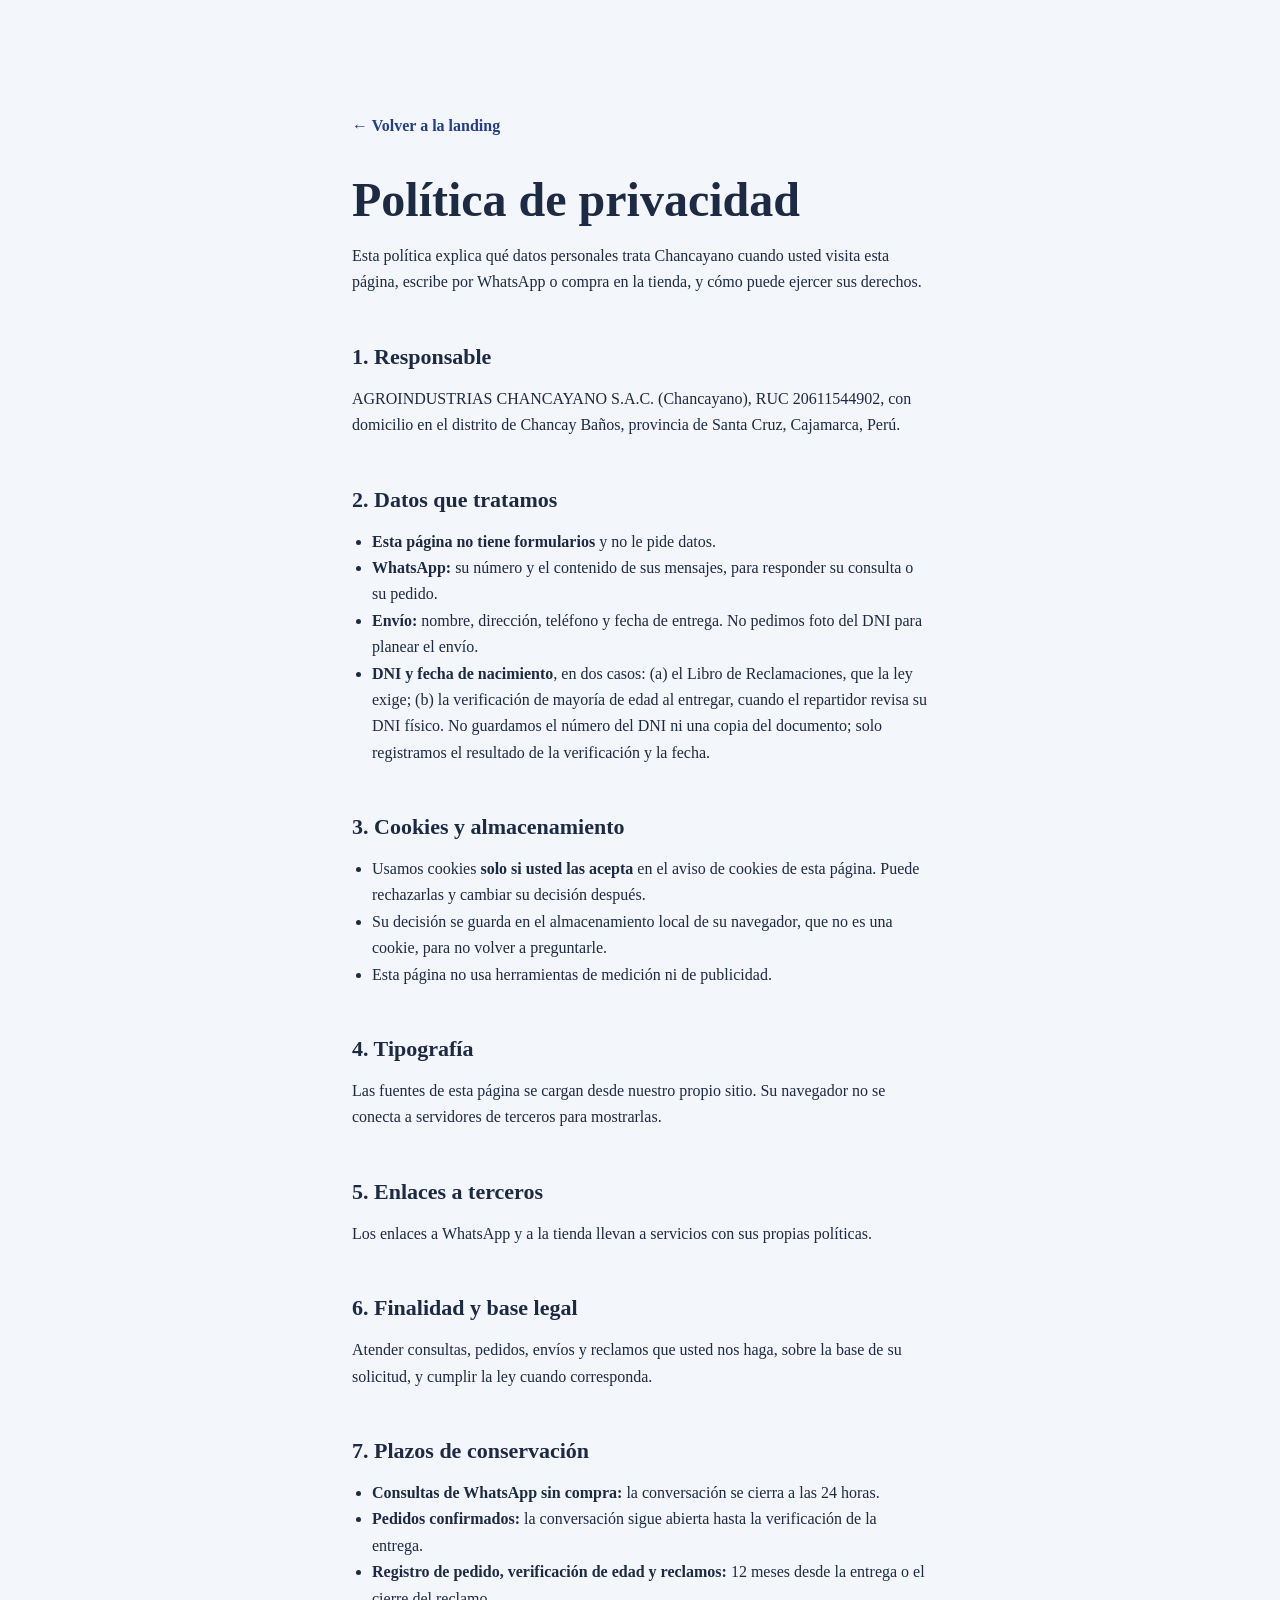
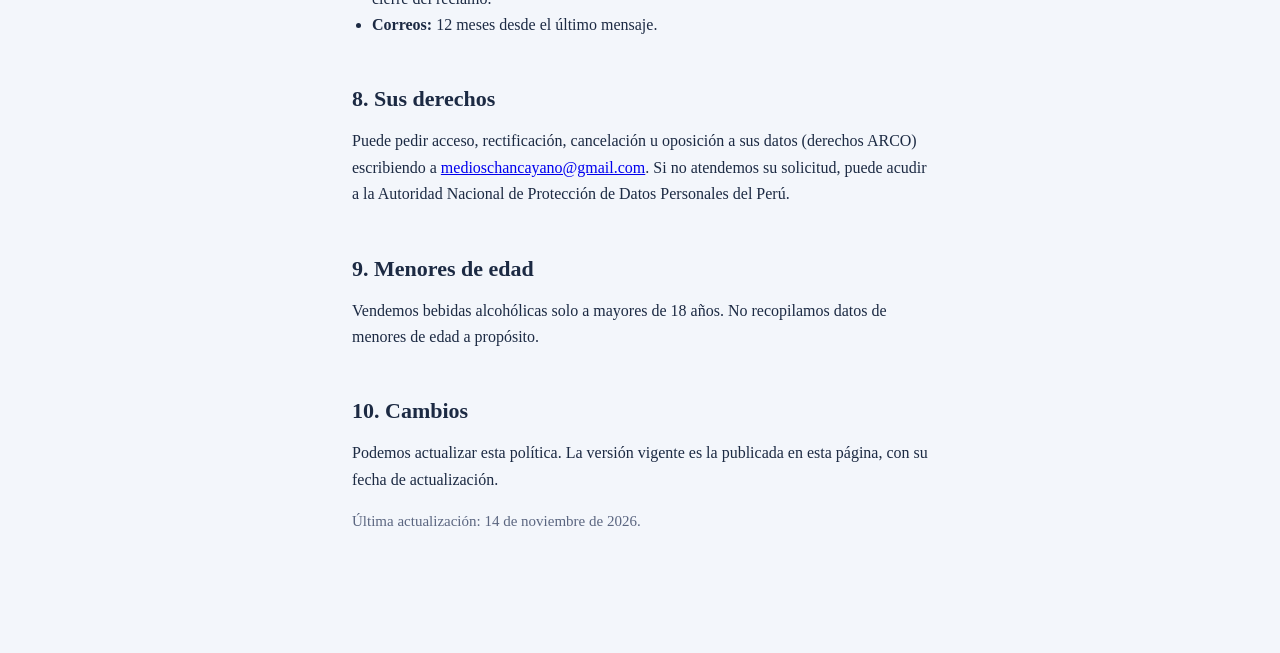
<file: privacidad.html>
<!doctype html>
<html lang="es">
<head>
<meta charset="utf-8">
<meta name="viewport" content="width=device-width, initial-scale=1">
<meta name="robots" content="noindex, nofollow">
<title>Política de privacidad · Chancayano</title>
<meta name="description" content="Cómo Chancayano trata los datos personales al usar esta página, WhatsApp y la tienda.">
<link rel="stylesheet" href="assets/tokens.css?v=3">
<style>
  body { background: var(--ch-niebla); color: var(--ch-tinta); }
  .legal { max-width: 72ch; margin: 0 auto; padding: clamp(40px, 8vw, 96px) 20px; }
  .legal a.volver { display: inline-flex; min-height: 44px; align-items: center; color: var(--ch-azul); font-weight: 600; text-decoration: none; }
  .legal h1 { font-size: clamp(2rem, 4vw + 1rem, 3rem); margin: var(--ch-esp-5) 0 var(--ch-esp-4); }
  .legal h2 { font-size: 1.375rem; margin: var(--ch-esp-7) 0 var(--ch-esp-3); }
  .legal p, .legal li { font-size: 1rem; line-height: 1.65; }
  .legal ul { padding-left: 1.25rem; }
  .legal .actualizado { color: var(--ch-texto-suave); font-size: .9375rem; }
  :focus-visible { outline: 2px solid var(--ch-azul); outline-offset: 3px; }
</style>
</head>
<body>
<main class="legal">
  <a class="volver" href="index.html">← Volver a la landing</a>

  <h1>Política de privacidad</h1>
  <p>Esta política explica qué datos personales trata Chancayano cuando usted visita esta página, escribe por WhatsApp o compra en la tienda, y cómo puede ejercer sus derechos.</p>

  <h2>1. Responsable</h2>
  <p>AGROINDUSTRIAS CHANCAYANO S.A.C. (Chancayano), RUC 20611544902, con domicilio en el distrito de Chancay Baños, provincia de Santa Cruz, Cajamarca, Perú.</p>

  <h2>2. Datos que tratamos</h2>
  <ul>
    <li><strong>Esta página no tiene formularios</strong> y no le pide datos.</li>
    <li><strong>WhatsApp:</strong> su número y el contenido de sus mensajes, para responder su consulta o su pedido.</li>
    <li><strong>Envío:</strong> nombre, dirección, teléfono y fecha de entrega. No pedimos foto del DNI para planear el envío.</li>
    <li><strong>DNI y fecha de nacimiento</strong>, en dos casos: (a) el Libro de Reclamaciones, que la ley exige; (b) la verificación de mayoría de edad al entregar, cuando el repartidor revisa su DNI físico. No guardamos el número del DNI ni una copia del documento; solo registramos el resultado de la verificación y la fecha.</li>
  </ul>

  <h2>3. Cookies y almacenamiento</h2>
  <ul>
    <li>Usamos cookies <strong>solo si usted las acepta</strong> en el aviso de cookies de esta página. Puede rechazarlas y cambiar su decisión después.</li>
    <li>Su decisión se guarda en el almacenamiento local de su navegador, que no es una cookie, para no volver a preguntarle.</li>
    <li>Esta página no usa herramientas de medición ni de publicidad.</li>
  </ul>

  <h2>4. Tipografía</h2>
  <p>Las fuentes de esta página se cargan desde nuestro propio sitio. Su navegador no se conecta a servidores de terceros para mostrarlas.</p>

  <h2>5. Enlaces a terceros</h2>
  <p>Los enlaces a WhatsApp y a la tienda llevan a servicios con sus propias políticas.</p>

  <h2>6. Finalidad y base legal</h2>
  <p>Atender consultas, pedidos, envíos y reclamos que usted nos haga, sobre la base de su solicitud, y cumplir la ley cuando corresponda.</p>

  <h2>7. Plazos de conservación</h2>
  <ul>
    <li><strong>Consultas de WhatsApp sin compra:</strong> la conversación se cierra a las 24 horas.</li>
    <li><strong>Pedidos confirmados:</strong> la conversación sigue abierta hasta la verificación de la entrega.</li>
    <li><strong>Registro de pedido, verificación de edad y reclamos:</strong> 12 meses desde la entrega o el cierre del reclamo.</li>
    <li><strong>Correos:</strong> 12 meses desde el último mensaje.</li>
  </ul>

  <h2>8. Sus derechos</h2>
  <p>Puede pedir acceso, rectificación, cancelación u oposición a sus datos (derechos ARCO) escribiendo a <a href="mailto:medioschancayano@gmail.com">medioschancayano@gmail.com</a>. Si no atendemos su solicitud, puede acudir a la Autoridad Nacional de Protección de Datos Personales del Perú.</p>

  <h2>9. Menores de edad</h2>
  <p>Vendemos bebidas alcohólicas solo a mayores de 18 años. No recopilamos datos de menores de edad a propósito.</p>

  <h2>10. Cambios</h2>
  <p>Podemos actualizar esta política. La versión vigente es la publicada en esta página, con su fecha de actualización.</p>

  <p class="actualizado">Última actualización: 14 de noviembre de 2026.</p>
</main>
</body>
</html>
</file>
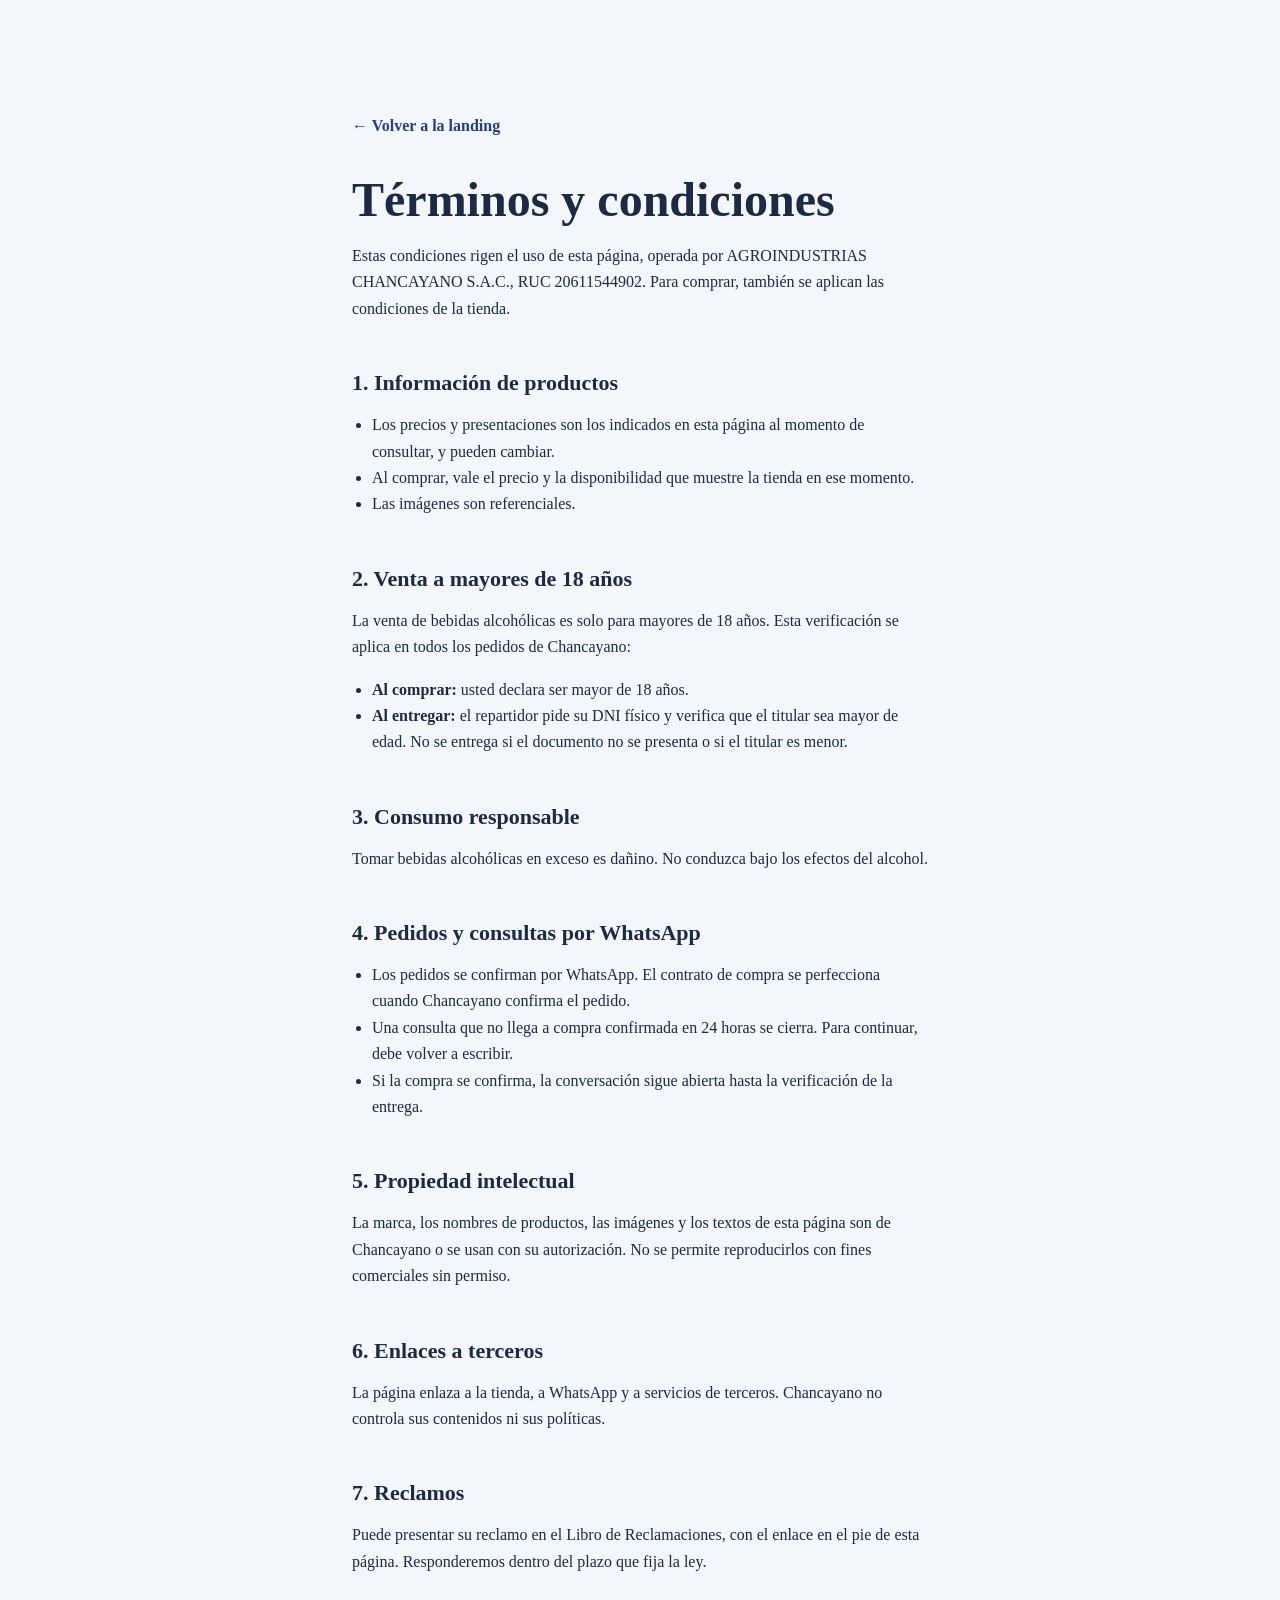
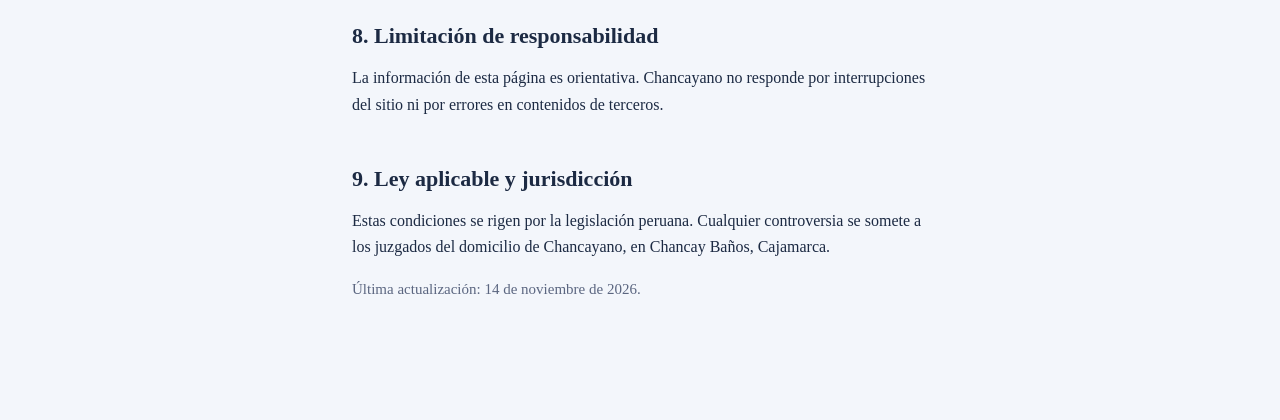
<file: terminos.html>
<!doctype html>
<html lang="es">
<head>
<meta charset="utf-8">
<meta name="viewport" content="width=device-width, initial-scale=1">
<meta name="robots" content="noindex, nofollow">
<title>Términos y condiciones · Chancayano</title>
<meta name="description" content="Condiciones de uso de la página de Chancayano, información de productos y compra.">
<link rel="stylesheet" href="assets/tokens.css?v=3">
<style>
  body { background: var(--ch-niebla); color: var(--ch-tinta); }
  .legal { max-width: 72ch; margin: 0 auto; padding: clamp(40px, 8vw, 96px) 20px; }
  .legal a.volver { display: inline-flex; min-height: 44px; align-items: center; color: var(--ch-azul); font-weight: 600; text-decoration: none; }
  .legal h1 { font-size: clamp(2rem, 4vw + 1rem, 3rem); margin: var(--ch-esp-5) 0 var(--ch-esp-4); }
  .legal h2 { font-size: 1.375rem; margin: var(--ch-esp-7) 0 var(--ch-esp-3); }
  .legal p, .legal li { font-size: 1rem; line-height: 1.65; }
  .legal ul { padding-left: 1.25rem; }
  .legal .actualizado { color: var(--ch-texto-suave); font-size: .9375rem; }
  :focus-visible { outline: 2px solid var(--ch-azul); outline-offset: 3px; }
</style>
</head>
<body>
<main class="legal">
  <a class="volver" href="index.html">← Volver a la landing</a>

  <h1>Términos y condiciones</h1>
  <p>Estas condiciones rigen el uso de esta página, operada por AGROINDUSTRIAS CHANCAYANO S.A.C., RUC 20611544902. Para comprar, también se aplican las condiciones de la tienda.</p>

  <h2>1. Información de productos</h2>
  <ul>
    <li>Los precios y presentaciones son los indicados en esta página al momento de consultar, y pueden cambiar.</li>
    <li>Al comprar, vale el precio y la disponibilidad que muestre la tienda en ese momento.</li>
    <li>Las imágenes son referenciales.</li>
  </ul>

  <h2>2. Venta a mayores de 18 años</h2>
  <p>La venta de bebidas alcohólicas es solo para mayores de 18 años. Esta verificación se aplica en todos los pedidos de Chancayano:</p>
  <ul>
    <li><strong>Al comprar:</strong> usted declara ser mayor de 18 años.</li>
    <li><strong>Al entregar:</strong> el repartidor pide su DNI físico y verifica que el titular sea mayor de edad. No se entrega si el documento no se presenta o si el titular es menor.</li>
  </ul>

  <h2>3. Consumo responsable</h2>
  <p>Tomar bebidas alcohólicas en exceso es dañino. No conduzca bajo los efectos del alcohol.</p>

  <h2>4. Pedidos y consultas por WhatsApp</h2>
  <ul>
    <li>Los pedidos se confirman por WhatsApp. El contrato de compra se perfecciona cuando Chancayano confirma el pedido.</li>
    <li>Una consulta que no llega a compra confirmada en 24 horas se cierra. Para continuar, debe volver a escribir.</li>
    <li>Si la compra se confirma, la conversación sigue abierta hasta la verificación de la entrega.</li>
  </ul>

  <h2>5. Propiedad intelectual</h2>
  <p>La marca, los nombres de productos, las imágenes y los textos de esta página son de Chancayano o se usan con su autorización. No se permite reproducirlos con fines comerciales sin permiso.</p>

  <h2>6. Enlaces a terceros</h2>
  <p>La página enlaza a la tienda, a WhatsApp y a servicios de terceros. Chancayano no controla sus contenidos ni sus políticas.</p>

  <h2>7. Reclamos</h2>
  <p>Puede presentar su reclamo en el Libro de Reclamaciones, con el enlace en el pie de esta página. Responderemos dentro del plazo que fija la ley.</p>

  <h2>8. Limitación de responsabilidad</h2>
  <p>La información de esta página es orientativa. Chancayano no responde por interrupciones del sitio ni por errores en contenidos de terceros.</p>

  <h2>9. Ley aplicable y jurisdicción</h2>
  <p>Estas condiciones se rigen por la legislación peruana. Cualquier controversia se somete a los juzgados del domicilio de Chancayano, en Chancay Baños, Cajamarca.</p>

  <p class="actualizado">Última actualización: 14 de noviembre de 2026.</p>
</main>
</body>
</html>
</file>
<file: assets/tokens.css>
/* Chancayano · tokens de diseño premium
   Fuente: .claude/skills/chancayano-diseno-premium/references/tokens.md
   Estado: propuesta vigente. Azul y tipografía pendientes de confirmación de marca. */

@import url("fuentes.css");

:root {
  /* Color */
  --ch-noche: #101a31;
  --ch-noche-profunda: #0a1122;
  --ch-tinta: #1c2a43;
  --ch-azul: #243e88;
  --ch-azul-claro: #3d5db8;
  --ch-dorado: #c5a264;
  --ch-dorado-brillo: #e2c88f;
  --ch-dorado-texto: #8a6a2e;
  --ch-blanco: #ffffff;
  --ch-niebla: #f3f6fb;
  --ch-texto-suave: #5b6680;
  --ch-texto-noche-suave: #b7c0d6;
  --ch-advertencia-fondo: #0a1122;

  /* Tipografía */
  --ch-font-titular: "Alegreya", Georgia, "Times New Roman", serif;
  --ch-font-texto: "Source Sans 3", system-ui, -apple-system, "Segoe UI", sans-serif;
  --ch-fs-display: clamp(2.5rem, 4.2vw + 1rem, 4.5rem); /* 40–72 px: el título completo y los botones caben en la primera pantalla */
  --ch-fs-h2: clamp(2rem, 3vw + 1rem, 3.5rem);
  --ch-fs-h3: clamp(1.5rem, 1.5vw + 1rem, 2.25rem);
  --ch-fs-eyebrow: 0.8125rem;
  --ch-fs-texto: 1.0625rem;
  --ch-fs-boton: 0.875rem;
  --ch-fs-precio: 1.25rem;

  /* Espacio */
  --ch-esp-1: 4px;
  --ch-esp-2: 8px;
  --ch-esp-3: 12px;
  --ch-esp-4: 16px;
  --ch-esp-5: 24px;
  --ch-esp-6: 32px;
  --ch-esp-7: 48px;
  --ch-esp-8: 64px;
  --ch-esp-9: 96px;
  --ch-esp-seccion: clamp(64px, 10vw, 160px);
  --ch-ancho: 1240px;
  --ch-medida: 62ch;
  --ch-gutter: clamp(20px, 4vw, 40px);

  /* Forma */
  --ch-radio-boton: 2px;
  --ch-radio-tarjeta: 4px;
  --ch-borde-dorado: 1px solid rgb(197 162 100 / 0.35);

  /* Profundidad */
  --ch-sombra-tarjeta: 0 30px 60px -20px rgb(5 10 25 / 0.55);
  --ch-sombra-claro: 0 24px 48px -24px rgb(28 42 67 / 0.25);
  --ch-sombra-botella: radial-gradient(closest-side, rgb(0 0 0 / 0.55), transparent);
  --ch-brillo-dorado: radial-gradient(closest-side, rgb(226 200 143 / 0.25), transparent 70%);
  --ch-degradado-noche: radial-gradient(120% 80% at 70% 20%, #1a2a52 0%, var(--ch-noche) 45%, var(--ch-noche-profunda) 100%);

  /* Movimiento */
  --ch-dur-hover: 220ms;
  --ch-dur-entrada: 400ms;
  --ch-dur-hero: 900ms;
  --ch-expo: cubic-bezier(0.16, 1, 0.3, 1);
  --ch-curva: var(--ch-expo);
  --ch-dur-salida: 320ms;
  --ch-dur-revelado: 700ms;
}

@media (prefers-reduced-motion: reduce) {
  :root {
    --ch-dur-hover: 0ms;
    --ch-dur-entrada: 150ms;
    --ch-dur-hero: 150ms;
  }
}

/* Foco visible según superficie */
.ch-oscuro :focus-visible { outline: 2px solid var(--ch-dorado); outline-offset: 3px; }
.ch-claro :focus-visible { outline: 2px solid var(--ch-azul); outline-offset: 3px; }
</file>
